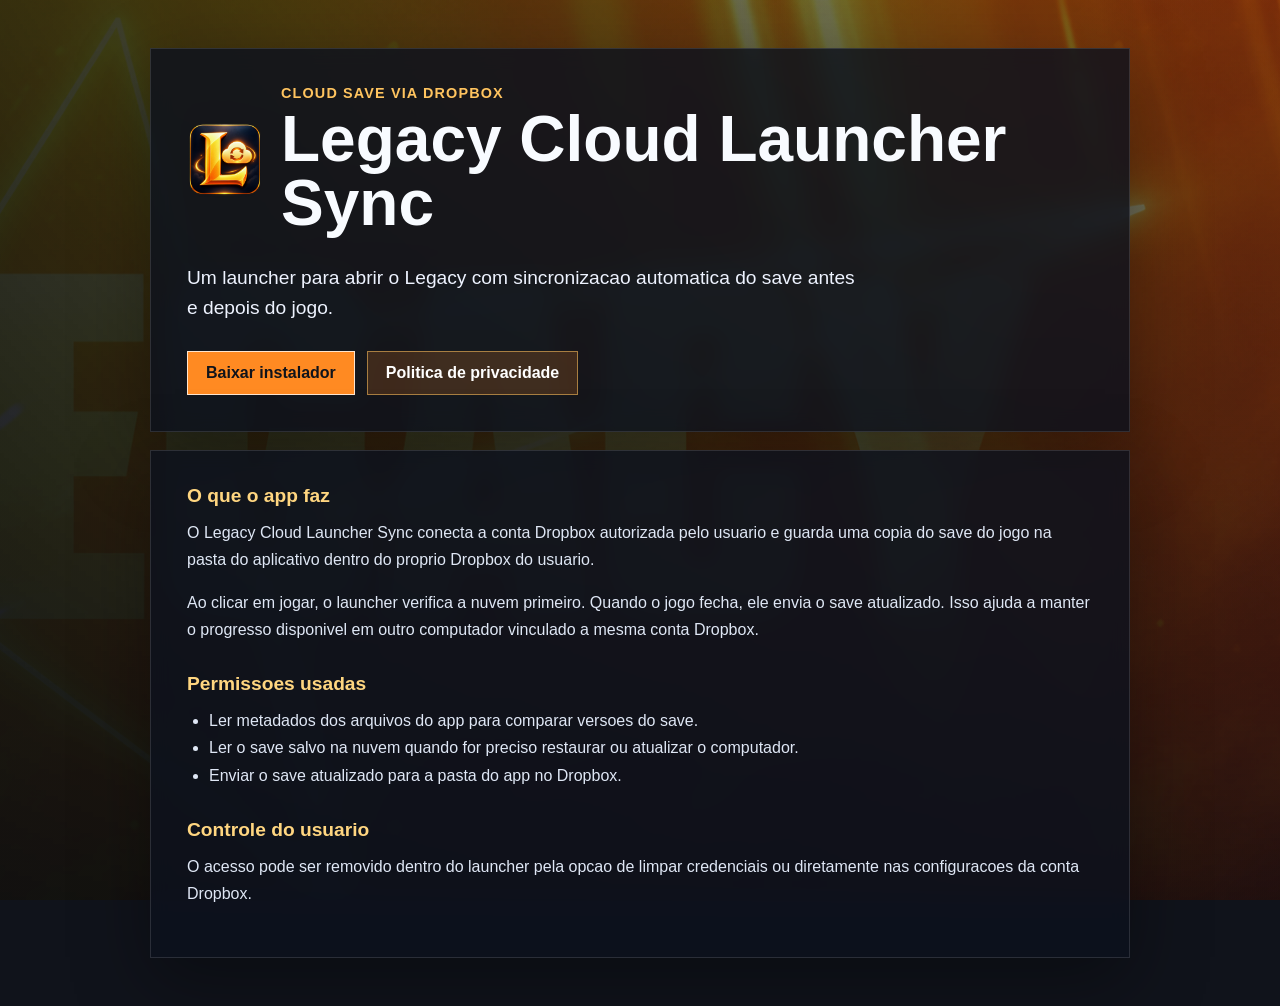
<file: index.html>
<!doctype html>
<html lang="pt-BR">
<head>
  <meta charset="utf-8">
  <meta name="viewport" content="width=device-width, initial-scale=1">
  <title>Legacy Cloud Launcher Sync</title>
  <meta name="description" content="Launcher para Legacy com sincronizacao automatica de save na nuvem via Dropbox.">
  <link rel="icon" href="legacy-cloud-icon-64.png">
  <link rel="stylesheet" href="styles.css">
</head>
<body>
  <main class="shell">
    <section class="hero">
      <div class="brand">
        <img src="legacy-cloud-icon-256.png" alt="" class="icon">
        <div>
          <p class="eyebrow">Cloud save via Dropbox</p>
          <h1>Legacy Cloud Launcher Sync</h1>
        </div>
      </div>
      <p class="lead">
        Um launcher para abrir o Legacy com sincronizacao automatica do save antes e depois do jogo.
      </p>
      <div class="actions">
        <a class="primary" href="LegacyCloudLauncherSync-Setup.exe">Baixar instalador</a>
        <a href="privacy.html">Politica de privacidade</a>
      </div>
    </section>

    <section class="content">
      <h2>O que o app faz</h2>
      <p>
        O Legacy Cloud Launcher Sync conecta a conta Dropbox autorizada pelo usuario e guarda uma copia do save do jogo
        na pasta do aplicativo dentro do proprio Dropbox do usuario.
      </p>
      <p>
        Ao clicar em jogar, o launcher verifica a nuvem primeiro. Quando o jogo fecha, ele envia o save atualizado.
        Isso ajuda a manter o progresso disponivel em outro computador vinculado a mesma conta Dropbox.
      </p>

      <h2>Permissoes usadas</h2>
      <ul>
        <li>Ler metadados dos arquivos do app para comparar versoes do save.</li>
        <li>Ler o save salvo na nuvem quando for preciso restaurar ou atualizar o computador.</li>
        <li>Enviar o save atualizado para a pasta do app no Dropbox.</li>
      </ul>

      <h2>Controle do usuario</h2>
      <p>
        O acesso pode ser removido dentro do launcher pela opcao de limpar credenciais ou diretamente nas configuracoes
        da conta Dropbox.
      </p>
    </section>
  </main>
</body>
</html>
</file>
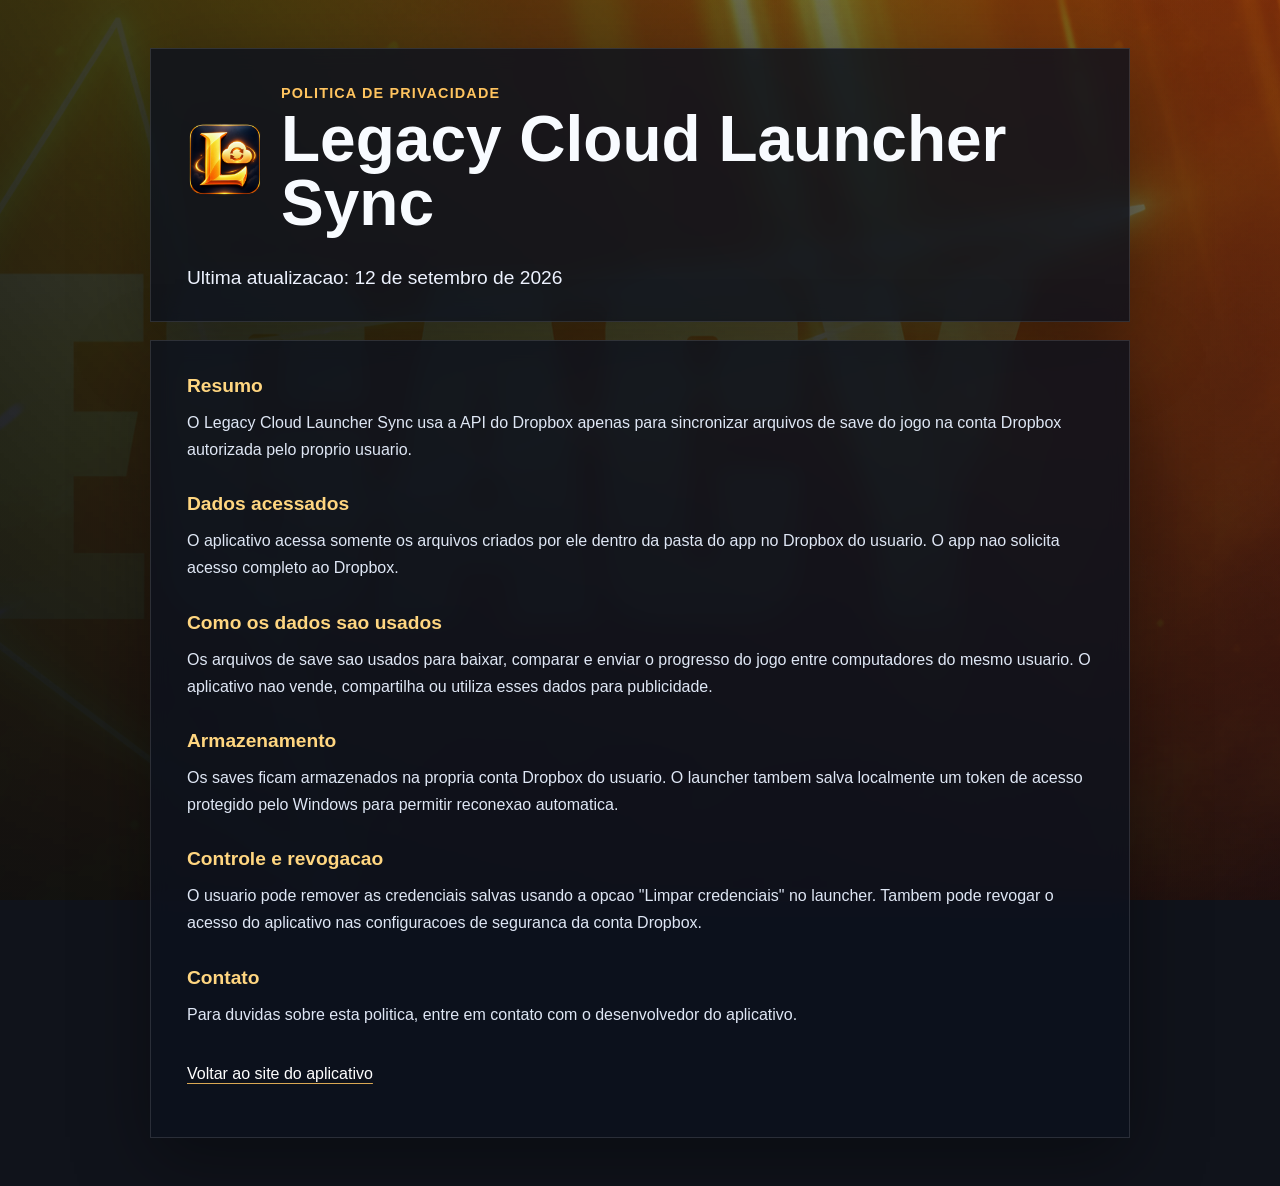
<file: privacy.html>
<!doctype html>
<html lang="pt-BR">
<head>
  <meta charset="utf-8">
  <meta name="viewport" content="width=device-width, initial-scale=1">
  <title>Politica de Privacidade - Legacy Cloud Launcher Sync</title>
  <meta name="description" content="Politica de privacidade do Legacy Cloud Launcher Sync.">
  <link rel="icon" href="legacy-cloud-icon-64.png">
  <link rel="stylesheet" href="styles.css">
</head>
<body>
  <main class="shell">
    <section class="hero compact">
      <div class="brand">
        <img src="legacy-cloud-icon-256.png" alt="" class="icon">
        <div>
          <p class="eyebrow">Politica de privacidade</p>
          <h1>Legacy Cloud Launcher Sync</h1>
        </div>
      </div>
      <p class="lead">Ultima atualizacao: 12 de setembro de 2026</p>
    </section>

    <section class="content">
      <h2>Resumo</h2>
      <p>
        O Legacy Cloud Launcher Sync usa a API do Dropbox apenas para sincronizar arquivos de save do jogo na conta
        Dropbox autorizada pelo proprio usuario.
      </p>

      <h2>Dados acessados</h2>
      <p>
        O aplicativo acessa somente os arquivos criados por ele dentro da pasta do app no Dropbox do usuario. O app nao
        solicita acesso completo ao Dropbox.
      </p>

      <h2>Como os dados sao usados</h2>
      <p>
        Os arquivos de save sao usados para baixar, comparar e enviar o progresso do jogo entre computadores do mesmo
        usuario. O aplicativo nao vende, compartilha ou utiliza esses dados para publicidade.
      </p>

      <h2>Armazenamento</h2>
      <p>
        Os saves ficam armazenados na propria conta Dropbox do usuario. O launcher tambem salva localmente um token de
        acesso protegido pelo Windows para permitir reconexao automatica.
      </p>

      <h2>Controle e revogacao</h2>
      <p>
        O usuario pode remover as credenciais salvas usando a opcao "Limpar credenciais" no launcher. Tambem pode revogar
        o acesso do aplicativo nas configuracoes de seguranca da conta Dropbox.
      </p>

      <h2>Contato</h2>
      <p>
        Para duvidas sobre esta politica, entre em contato com o desenvolvedor do aplicativo.
      </p>

      <p class="back-link"><a href="index.html">Voltar ao site do aplicativo</a></p>
    </section>
  </main>
</body>
</html>
</file>
<file: styles.css>
* {
  box-sizing: border-box;
}

body {
  margin: 0;
  min-height: 100vh;
  color: #f8fbff;
  background: #10131b url("legacy-background.png") center / cover fixed;
  font-family: "Segoe UI", Arial, sans-serif;
}

body::before {
  position: fixed;
  inset: 0;
  z-index: -1;
  content: "";
  background:
    linear-gradient(90deg, rgba(8, 10, 16, 0.78), rgba(8, 10, 16, 0.36)),
    linear-gradient(180deg, rgba(8, 10, 16, 0.16), rgba(8, 10, 16, 0.82));
}

.shell {
  width: min(980px, calc(100% - 32px));
  margin: 0 auto;
  padding: 48px 0;
}

.hero,
.content {
  border: 1px solid rgba(255, 255, 255, 0.12);
  background: rgba(13, 18, 30, 0.82);
  box-shadow: 0 24px 70px rgba(0, 0, 0, 0.35);
  backdrop-filter: blur(10px);
}

.hero {
  padding: 36px;
}

.hero.compact {
  padding-bottom: 28px;
}

.brand {
  display: flex;
  align-items: center;
  gap: 18px;
}

.icon {
  width: 76px;
  height: 76px;
  border-radius: 18px;
}

.eyebrow {
  margin: 0 0 6px;
  color: #ffc45f;
  font-size: 0.9rem;
  font-weight: 700;
  letter-spacing: 0.08em;
  text-transform: uppercase;
}

h1,
h2,
p {
  margin-top: 0;
}

h1 {
  margin-bottom: 0;
  font-size: clamp(2rem, 5vw, 4rem);
  line-height: 1;
}

h2 {
  margin-bottom: 12px;
  color: #ffd680;
  font-size: 1.2rem;
}

.lead {
  max-width: 680px;
  margin: 28px 0 0;
  color: #eef3ff;
  font-size: 1.2rem;
  line-height: 1.55;
}

.actions {
  display: flex;
  flex-wrap: wrap;
  gap: 12px;
  margin-top: 28px;
}

a {
  color: #fff;
  text-decoration-color: rgba(255, 196, 95, 0.85);
  text-underline-offset: 4px;
}

.actions a {
  display: inline-flex;
  align-items: center;
  min-height: 44px;
  padding: 0 18px;
  border: 1px solid rgba(255, 196, 95, 0.55);
  background: rgba(255, 137, 34, 0.18);
  color: #fff;
  font-weight: 700;
  text-decoration: none;
}

.actions a.primary {
  border-color: rgba(255, 255, 255, 0.78);
  background: #ff8a22;
  color: #10131b;
}

.content {
  margin-top: 18px;
  padding: 34px 36px;
}

.content p,
.content li {
  color: #dfe7f5;
  font-size: 1rem;
  line-height: 1.7;
}

.content ul {
  margin: 0 0 28px;
  padding-left: 22px;
}

.content h2:not(:first-child) {
  margin-top: 30px;
}

.back-link {
  margin-top: 32px;
}

@media (max-width: 640px) {
  .shell {
    width: min(100% - 20px, 980px);
    padding: 20px 0;
  }

  .hero,
  .content {
    padding: 24px;
  }

  .brand {
    align-items: flex-start;
    flex-direction: column;
  }
}
</file>
